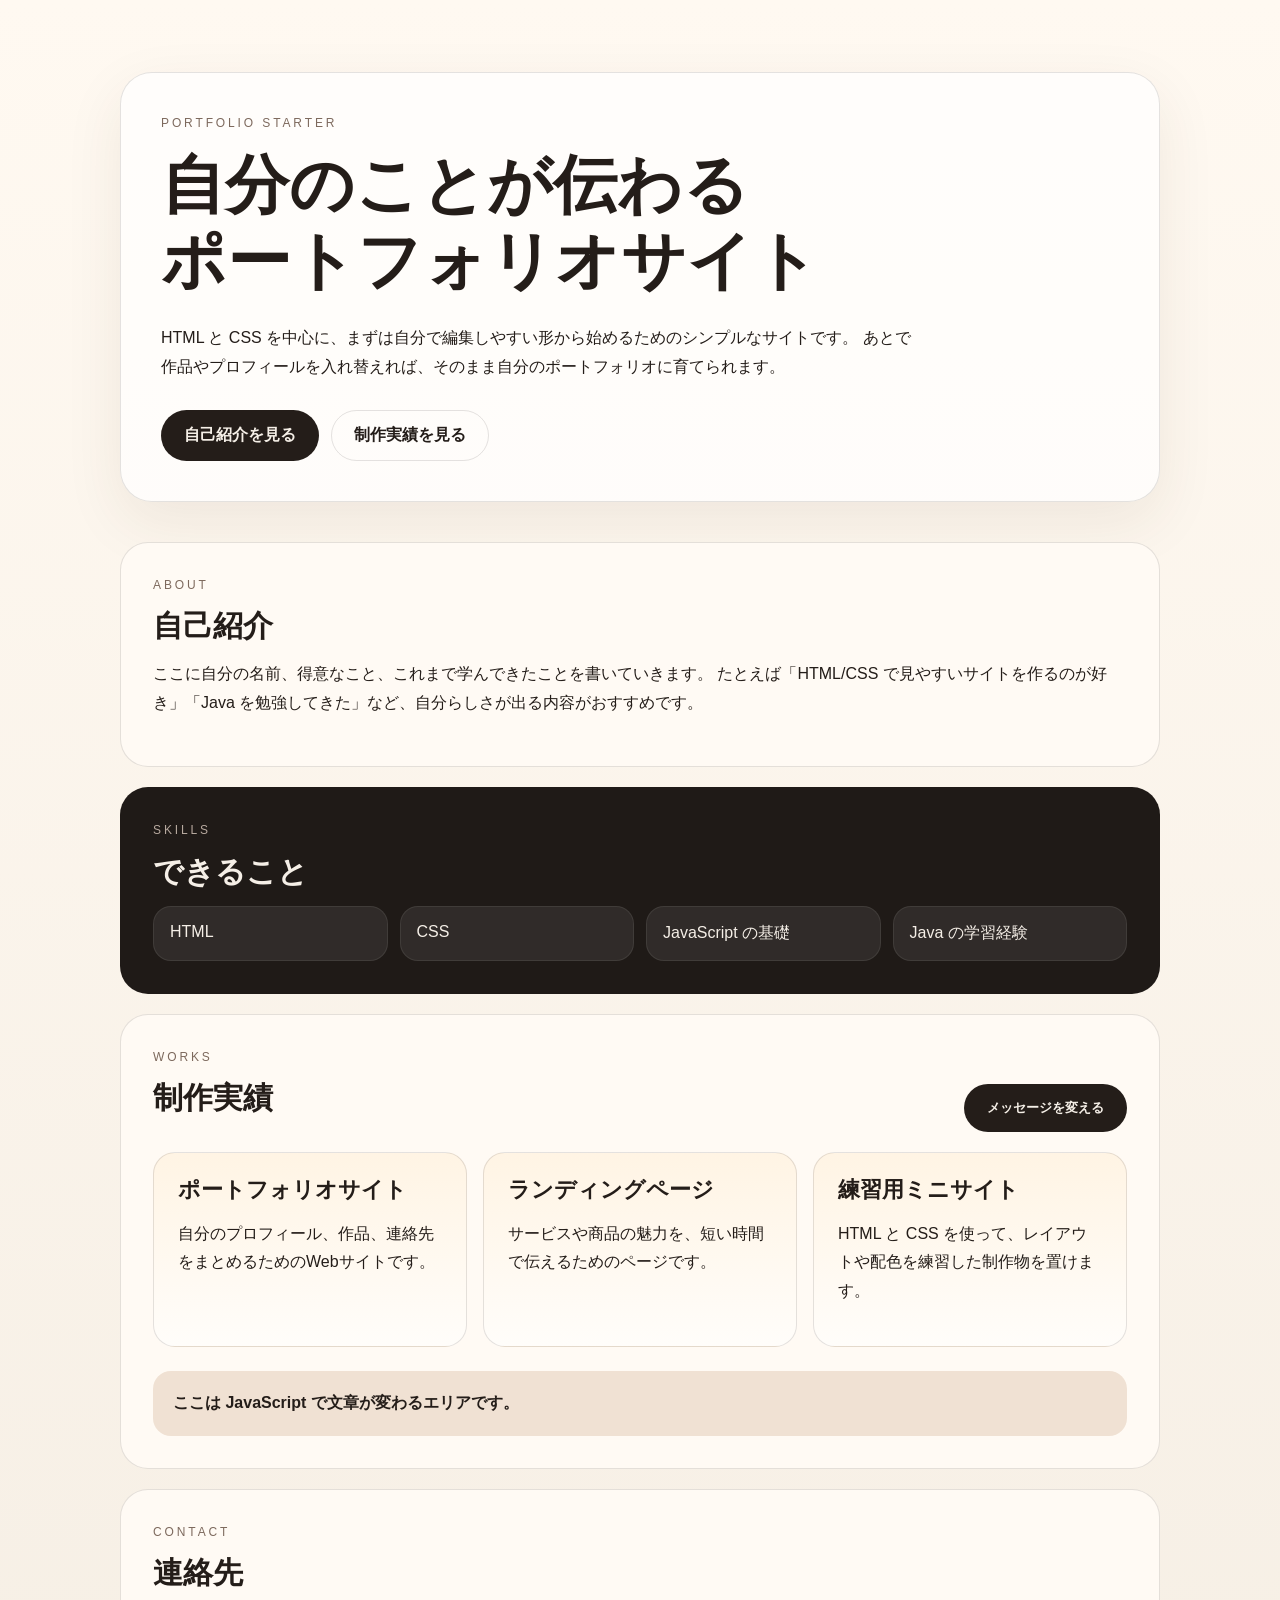
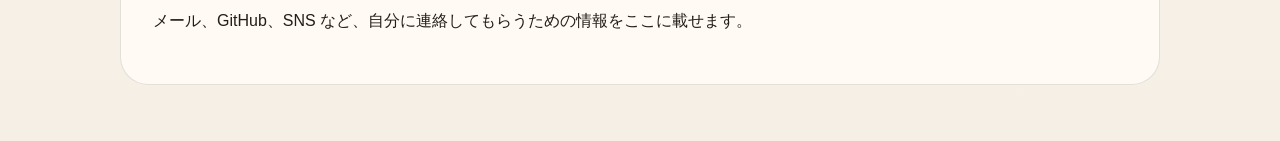
<file: index.html>
<!DOCTYPE html>
<html lang="ja">
  <head>
    <meta charset="UTF-8" />
    <meta name="viewport" content="width=device-width, initial-scale=1.0" />
    <title>My Portfolio</title>
    <meta
      name="description"
      content="自己紹介、制作実績、連絡先をまとめたシンプルなポートフォリオサイトです。"
    />
    <meta name="robots" content="index, follow" />
    <link rel="stylesheet" href="./style.css" />
  </head>
  <body>
    <header class="hero">
      <div class="hero__inner">
        <p class="eyebrow">Portfolio Starter</p>
        <h1>自分のことが伝わる<br />ポートフォリオサイト</h1>
        <p class="hero__text">
          HTML と CSS を中心に、まずは自分で編集しやすい形から始めるためのシンプルなサイトです。
          あとで作品やプロフィールを入れ替えれば、そのまま自分のポートフォリオに育てられます。
        </p>
        <div class="hero__links">
          <a href="#about" class="button button--primary">自己紹介を見る</a>
          <a href="#works" class="button button--ghost">制作実績を見る</a>
        </div>
      </div>
    </header>

    <main class="container">
      <section id="about" class="card">
        <p class="section-label">About</p>
        <h2>自己紹介</h2>
        <p>
          ここに自分の名前、得意なこと、これまで学んできたことを書いていきます。
          たとえば「HTML/CSS で見やすいサイトを作るのが好き」「Java
          を勉強してきた」など、自分らしさが出る内容がおすすめです。
        </p>
      </section>

      <section id="skills" class="card card--dark">
        <p class="section-label">Skills</p>
        <h2>できること</h2>
        <ul class="skill-list">
          <li>HTML</li>
          <li>CSS</li>
          <li>JavaScript の基礎</li>
          <li>Java の学習経験</li>
        </ul>
      </section>

      <section id="works" class="works">
        <div class="works__header">
          <div>
            <p class="section-label">Works</p>
            <h2>制作実績</h2>
          </div>
          <button id="change-message" class="button button--primary" type="button">
            メッセージを変える
          </button>
        </div>

        <div class="works__grid">
          <article class="work-card">
            <h3>ポートフォリオサイト</h3>
            <p>自分のプロフィール、作品、連絡先をまとめるためのWebサイトです。</p>
          </article>
          <article class="work-card">
            <h3>ランディングページ</h3>
            <p>サービスや商品の魅力を、短い時間で伝えるためのページです。</p>
          </article>
          <article class="work-card">
            <h3>練習用ミニサイト</h3>
            <p>HTML と CSS を使って、レイアウトや配色を練習した制作物を置けます。</p>
          </article>
        </div>

        <p id="message" class="message">
          ここは JavaScript で文章が変わるエリアです。
        </p>
      </section>

      <section id="contact" class="card">
        <p class="section-label">Contact</p>
        <h2>連絡先</h2>
        <p>
          メール、GitHub、SNS など、自分に連絡してもらうための情報をここに載せます。
        </p>
      </section>
    </main>

    <script src="./script.js"></script>
  </body>
</html>
</file>
<file: style.css>
:root {
  --bg: #f6efe5;
  --panel: #fffaf4;
  --panel-dark: #1f1a17;
  --text: #241d19;
  --text-light: #f5efe7;
  --accent: #b3602f;
  --border: rgba(36, 29, 25, 0.12);
}

* {
  box-sizing: border-box;
}

html {
  scroll-behavior: smooth;
}

body {
  margin: 0;
  font-family: "Hiragino Sans", "Yu Gothic", "YuGothic", sans-serif;
  background: linear-gradient(180deg, #fff9f1 0%, var(--bg) 100%);
  color: var(--text);
}

.hero {
  padding: 72px 24px 40px;
}

.hero__inner,
.container {
  width: min(1040px, calc(100% - 32px));
  margin: 0 auto;
}

.hero__inner {
  padding: 40px;
  border: 1px solid var(--border);
  border-radius: 32px;
  background: rgba(255, 255, 255, 0.7);
  box-shadow: 0 20px 60px rgba(76, 47, 24, 0.08);
}

.eyebrow,
.section-label {
  margin: 0 0 12px;
  font-size: 12px;
  letter-spacing: 0.24em;
  text-transform: uppercase;
  color: #7d695d;
}

h1,
h2,
h3 {
  margin: 0;
  line-height: 1.2;
}

h1 {
  font-size: clamp(36px, 7vw, 64px);
}

h2 {
  font-size: 30px;
  margin-bottom: 16px;
}

h3 {
  font-size: 22px;
  margin-bottom: 12px;
}

p {
  line-height: 1.8;
}

.hero__text {
  max-width: 760px;
  margin: 24px 0 0;
}

.hero__links {
  display: flex;
  gap: 12px;
  flex-wrap: wrap;
  margin-top: 28px;
}

.button {
  display: inline-block;
  padding: 14px 22px;
  border-radius: 999px;
  border: 1px solid transparent;
  text-decoration: none;
  font-weight: 700;
  cursor: pointer;
}

.button--primary {
  background: var(--text);
  color: var(--text-light);
}

.button--ghost {
  border-color: var(--border);
  color: var(--text);
  background: transparent;
}

.container {
  display: grid;
  gap: 20px;
  padding-bottom: 56px;
}

.card,
.works {
  padding: 32px;
  border-radius: 28px;
  border: 1px solid var(--border);
  background: var(--panel);
}

.card--dark {
  background: var(--panel-dark);
  color: var(--text-light);
}

.card--dark .section-label {
  color: #b7a99f;
}

.skill-list {
  display: grid;
  grid-template-columns: repeat(auto-fit, minmax(160px, 1fr));
  gap: 12px;
  padding: 0;
  margin: 0;
  list-style: none;
}

.skill-list li {
  padding: 16px;
  border-radius: 18px;
  background: rgba(255, 255, 255, 0.08);
  border: 1px solid rgba(255, 255, 255, 0.08);
}

.works__header {
  display: flex;
  justify-content: space-between;
  gap: 16px;
  align-items: end;
  margin-bottom: 20px;
  flex-wrap: wrap;
}

.works__grid {
  display: grid;
  grid-template-columns: repeat(auto-fit, minmax(220px, 1fr));
  gap: 16px;
}

.work-card {
  padding: 24px;
  border-radius: 22px;
  background: linear-gradient(180deg, #fff4e4 0%, #fffdfa 100%);
  border: 1px solid var(--border);
}

.message {
  margin: 24px 0 0;
  padding: 18px 20px;
  border-radius: 18px;
  background: #f0e1d3;
  font-weight: 700;
}

@media (max-width: 640px) {
  .hero {
    padding-top: 28px;
  }

  .hero__inner,
  .card,
  .works {
    padding: 24px;
  }

  h2 {
    font-size: 24px;
  }
}
</file>
